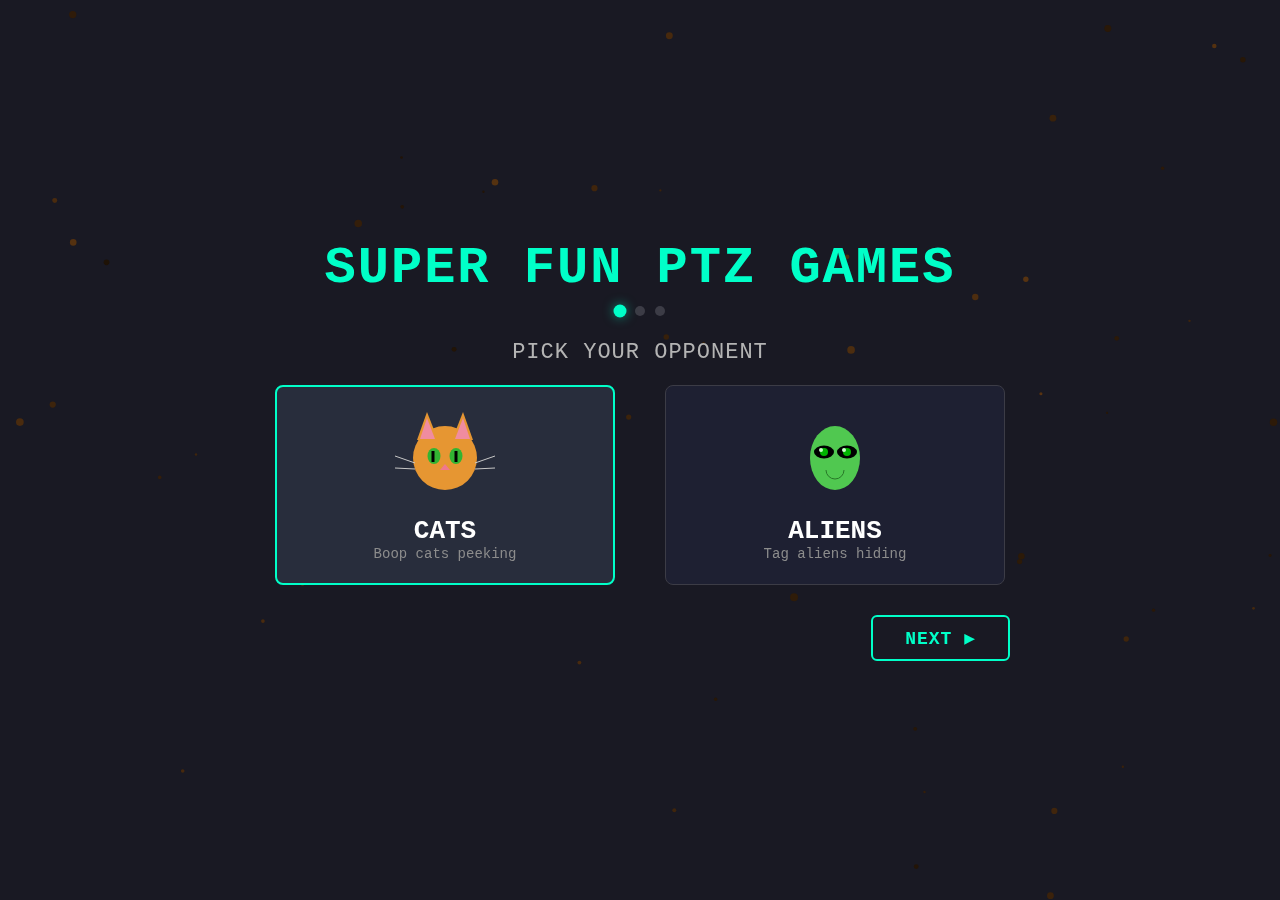
<file: index.html>
<!DOCTYPE html>
<html lang="en">
<head>
    <meta charset="UTF-8">
    <meta name="viewport" content="width=device-width, initial-scale=1.0, user-scalable=no">
    <title>Super Fun PTZ Games</title>
    <link rel="stylesheet" href="style.css">
</head>
<body>
    <!-- Start Screen -->
    <div id="start-screen">
        <canvas id="particle-canvas"></canvas>
        <div class="start-content">
            <h1 class="title">SUPER FUN PTZ GAMES</h1>

            <div class="step-dots">
                <span class="step-dot active"></span>
                <span class="step-dot"></span>
                <span class="step-dot"></span>
            </div>

            <div class="step-viewport">
                <div class="step-track">
                    <!-- Step 0: Pick your crew -->
                    <div class="step">
                        <p class="step-heading">Pick your opponent</p>
                        <div class="card-row">
                            <div class="theme-card selected" data-theme="cats" tabindex="0">
                                <canvas class="card-icon" width="120" height="100"></canvas>
                                <div class="card-title">CATS</div>
                                <div class="card-sub">Boop cats peeking</div>
                            </div>
                            <div class="theme-card" data-theme="aliens" tabindex="0">
                                <canvas class="card-icon" width="120" height="100"></canvas>
                                <div class="card-title">ALIENS</div>
                                <div class="card-sub">Tag aliens hiding</div>
                            </div>
                        </div>
                        <div class="step-nav">
                            <span></span>
                            <button class="step-btn" data-dir="next">NEXT &#9654;</button>
                        </div>
                    </div>

                    <!-- Step 1: Pick your mode -->
                    <div class="step">
                        <p class="step-heading">Game style</p>
                        <div class="card-row mode-row">
                            <div class="mode-card selected" data-mode="classic" tabindex="0">
                                <div class="mode-icon">&#127919;</div>
                                <div class="card-title">CLASSIC</div>
                                <div class="card-sub">10 shots, make them count</div>
                            </div>
                            <div class="mode-card" data-mode="timeAttack" tabindex="0">
                                <div class="mode-icon">&#9201;</div>
                                <div class="card-title">TIME ATTACK</div>
                                <div class="card-sub">60s, unlimited ammo</div>
                            </div>
                            <div class="mode-card" data-mode="survival" tabindex="0">
                                <div class="mode-icon">&#9889;</div>
                                <div class="card-title">SURVIVAL</div>
                                <div class="card-sub">Hit to earn ammo</div>
                            </div>
                        </div>
                        <div id="high-scores-display" class="high-scores"></div>
                        <div class="step-nav">
                            <button class="step-btn back-btn" data-dir="back">&#9664; BACK</button>
                            <button class="step-btn" data-dir="next">NEXT &#9654;</button>
                        </div>
                    </div>

                    <!-- Step 2: Ready? -->
                    <div class="step">
                        <p class="step-heading">Ready?</p>
                        <div class="source-row">
                            <label class="section-label">INPUT SOURCE:</label>
                            <div class="source-toggle">
                                <button class="source-btn selected" data-source="browser">Browser Camera</button>
                                <button class="source-btn" data-source="ip">IP Camera</button>
                            </div>
                        </div>
                        <div id="browser-camera-row" class="camera-row">
                            <label class="section-label" for="camera-select">CAMERA:</label>
                            <select id="camera-select"><option value="">Default camera</option></select>
                        </div>
                        <div id="ip-camera-row" class="camera-row" style="display:none;">
                            <label class="section-label" for="camera-ip">CAMERA IP:</label>
                            <input id="camera-ip" type="text" placeholder="192.168.1.100">
                        </div>
                        <p id="error-msg" class="error-msg"></p>
                        <div class="step-nav">
                            <button class="step-btn back-btn" data-dir="back">&#9664; BACK</button>
                            <button id="start-btn" class="step-btn start-btn-final">START</button>
                        </div>
                        <p class="hints">Enter: Start &bull; Arrows: Select &bull; Esc: Back &bull; Gamepad supported</p>
                    </div>
                </div>
            </div>
        </div>
    </div>

    <!-- Game Container (hidden until start) -->
    <div id="game-container" style="display:none;">
        <video id="camera-video" autoplay playsinline muted></video>
        <canvas id="snapshot-canvas" style="display:none;"></canvas>
        <canvas id="overlay"></canvas>
        <div id="ptz-banner" style="display:none;">No PTZ support detected &mdash; game works with manual aiming</div>
    </div>

    <!-- OpenCV.js — loads async in background for phaseCorrelate pan tracking -->
    <script>
        var opencvReady = false;
        function loadOpenCV() {
            var s = document.createElement('script');
            s.src = 'https://docs.opencv.org/4.9.0/opencv.js';
            s.async = true;
            s.onload = function () {
                console.log('OpenCV.js script loaded, waiting for WASM...');
                try {
                    // Some builds expose cv as a Promise
                    if (typeof cv !== 'undefined' && typeof cv.then === 'function') {
                        cv.then(function () {
                            opencvReady = true;
                            console.log('OpenCV.js ready (promise)');
                        });
                        return;
                    }
                    // Classic Emscripten callback
                    if (typeof cv !== 'undefined') {
                        cv['onRuntimeInitialized'] = function () {
                            opencvReady = true;
                            console.log('OpenCV.js ready (callback)');
                        };
                    }
                } catch (e) {}
                // Poll as last resort
                var attempts = 0;
                (function poll() {
                    if (opencvReady) return;
                    attempts++;
                    try {
                        if (typeof cv !== 'undefined' && typeof cv.Mat !== 'undefined') {
                            opencvReady = true;
                            console.log('OpenCV.js ready (poll, ' + attempts + ')');
                            return;
                        }
                    } catch (e) {}
                    if (attempts < 150) setTimeout(poll, 200);
                })();
            };
            s.onerror = function () { console.warn('OpenCV.js failed to load from CDN'); };
            document.head.appendChild(s);
        }
        window.addEventListener('load', loadOpenCV);
    </script>

    <!-- Scripts: order matters (no ES modules) -->
    <script src="js/namespace.js"></script>
    <script src="js/config.js"></script>
    <script src="js/animations.js"></script>
    <script src="js/audio.js"></script>
    <script src="js/high-scores.js"></script>
    <script src="js/edge-detector.js"></script>
    <script src="js/target-state.js"></script>
    <script src="js/game-state.js"></script>
    <script src="js/ptz-controller.js"></script>
    <script src="js/snapshot-source.js"></script>
    <script src="js/http-ptz-controller.js"></script>
    <script src="js/input-manager.js"></script>
    <script src="js/renderer.js"></script>
    <script src="js/start-screen.js"></script>
    <script src="js/main.js"></script>
</body>
</html>
</file>
<file: style.css>
* {
    margin: 0;
    padding: 0;
    box-sizing: border-box;
}

body {
    background: #191923;
    color: #fff;
    font-family: 'Consolas', 'Courier New', monospace;
    overflow: hidden;
    width: 100vw;
    height: 100vh;
}

/* -- Start Screen -- */
#start-screen {
    position: fixed;
    inset: 0;
    display: flex;
    align-items: center;
    justify-content: center;
    z-index: 100;
    transition: opacity 0.3s ease;
}

#start-screen.fade-out {
    opacity: 0;
    pointer-events: none;
}

#particle-canvas {
    position: absolute;
    inset: 0;
    width: 100%;
    height: 100%;
    pointer-events: none;
}

.start-content {
    position: relative;
    z-index: 1;
    text-align: center;
    max-width: 800px;
    padding: 20px;
}

.title {
    font-size: 52px;
    color: #00ffc8;
    margin-bottom: 8px;
    letter-spacing: 2px;
}

/* -- Step Wizard -- */
.step-dots {
    display: flex;
    justify-content: center;
    gap: 10px;
    margin-bottom: 24px;
}

.step-dot {
    width: 10px;
    height: 10px;
    border-radius: 50%;
    background: #3c3c46;
    transition: background 0.3s, transform 0.3s, box-shadow 0.3s;
}

.step-dot.active {
    background: #00ffc8;
    transform: scale(1.3);
    box-shadow: 0 0 8px #00ffc880;
}

.step-viewport {
    overflow: hidden;
    width: 100%;
    max-width: 800px;
}

.step-track {
    display: flex;
    transition: transform 0.4s cubic-bezier(0.4, 0, 0.2, 1);
}

.step {
    min-width: 100%;
    flex-shrink: 0;
    padding: 0 10px;
}

.step-heading {
    font-size: 22px;
    color: #b4b4b4;
    text-align: center;
    margin-bottom: 20px;
    letter-spacing: 1px;
    text-transform: uppercase;
}

.step-nav {
    display: flex;
    justify-content: space-between;
    align-items: center;
    margin-top: 24px;
}

.step-btn {
    font-family: inherit;
    font-size: 18px;
    font-weight: bold;
    padding: 10px 32px;
    border: 2px solid #00ffc8;
    border-radius: 6px;
    background: transparent;
    color: #00ffc8;
    cursor: pointer;
    letter-spacing: 1px;
    transition: background 0.15s, color 0.15s;
}

.step-btn:hover {
    background: #00ffc8;
    color: #191923;
}

.back-btn {
    border-color: #5a5a6e;
    color: #8c8c8c;
}

.back-btn:hover {
    background: #5a5a6e;
    color: #fff;
}

.start-btn-final {
    font-size: 22px;
    padding: 12px 50px;
    letter-spacing: 2px;
}

.section-label {
    font-size: 20px;
    color: #b4b4b4;
    text-align: left;
    margin-bottom: 12px;
}

/* -- Theme Cards -- */
.card-row {
    display: flex;
    gap: 50px;
    justify-content: center;
    margin-bottom: 30px;
}

.theme-card {
    width: 340px;
    height: 200px;
    background: #1e2032;
    border: 1px solid #3c3c46;
    border-radius: 8px;
    cursor: pointer;
    display: flex;
    flex-direction: column;
    align-items: center;
    justify-content: center;
    transition: border-color 0.15s, background 0.15s;
    outline: none;
}

.theme-card:hover,
.theme-card:focus {
    border-color: #00ffc8;
    background: #282d3c;
}

.theme-card.selected {
    border: 2px solid #00ffc8;
    background: #282d3c;
}

.card-icon {
    margin-bottom: 8px;
}

.card-title {
    font-size: 26px;
    font-weight: bold;
}

.card-sub {
    font-size: 14px;
    color: #8c8c8c;
}

/* -- Mode Cards -- */
.mode-row {
    gap: 20px;
}

.mode-card {
    width: 200px;
    height: 130px;
    background: #1e2032;
    border: 1px solid #3c3c46;
    border-radius: 8px;
    cursor: pointer;
    display: flex;
    flex-direction: column;
    align-items: center;
    justify-content: center;
    transition: border-color 0.15s, background 0.15s;
    outline: none;
}

.mode-card:hover,
.mode-card:focus {
    border-color: #00ffc8;
    background: #282d3c;
}

.mode-card.selected {
    border: 2px solid #00ffc8;
    background: #282d3c;
}

.mode-icon {
    font-size: 32px;
    margin-bottom: 4px;
}

.mode-card .card-title {
    font-size: 16px;
}

.mode-card .card-sub {
    font-size: 12px;
}

/* -- Source Toggle -- */
.source-row {
    display: flex;
    align-items: center;
    gap: 12px;
    margin-bottom: 16px;
}

.source-row .section-label {
    margin-bottom: 0;
    white-space: nowrap;
}

.source-toggle {
    display: flex;
    border: 1px solid #3c3c46;
    border-radius: 4px;
    overflow: hidden;
}

.source-btn {
    font-family: inherit;
    font-size: 14px;
    padding: 8px 18px;
    background: #23273a;
    color: #8c8c8c;
    border: none;
    cursor: pointer;
    transition: background 0.15s, color 0.15s;
}

.source-btn + .source-btn {
    border-left: 1px solid #3c3c46;
}

.source-btn:hover {
    color: #ddd;
}

.source-btn.selected {
    background: #00ffc8;
    color: #191923;
    font-weight: bold;
}

/* -- Camera Selector -- */
.camera-row {
    display: flex;
    align-items: center;
    gap: 12px;
    margin-bottom: 20px;
}

.camera-row .section-label {
    margin-bottom: 0;
    white-space: nowrap;
}

#camera-select {
    flex: 1;
    font-family: inherit;
    font-size: 16px;
    padding: 8px 12px;
    background: #23273a;
    color: #ddd;
    border: 1px solid #3c3c46;
    border-radius: 4px;
    outline: none;
    cursor: pointer;
}

#camera-select:focus {
    border-color: #00ffc8;
}

#camera-ip {
    flex: 1;
    font-family: inherit;
    font-size: 16px;
    padding: 8px 12px;
    background: #23273a;
    color: #ddd;
    border: 1px solid #3c3c46;
    border-radius: 4px;
    outline: none;
}

#camera-ip:focus {
    border-color: #00ffc8;
}

/* -- Snapshot Canvas (IP camera display) -- */
#snapshot-canvas {
    position: absolute;
    top: 50%;
    left: 50%;
    transform: translate(-50%, -50%);
}

/* -- High Scores -- */
.high-scores {
    font-size: 13px;
    color: #8c8c8c;
    margin-bottom: 16px;
    min-height: 20px;
}

.high-scores .hs-title {
    color: #b4b4b4;
    font-weight: bold;
    margin-bottom: 4px;
}

/* -- Start Button (inside step-nav) -- */
#start-btn:hover {
    background: #00ffc8;
    color: #191923;
}

.error-msg {
    color: #ff5050;
    font-size: 14px;
    min-height: 20px;
}

.hints {
    font-size: 14px;
    color: #646464;
    margin-top: 8px;
}

/* -- Game Container -- */
#game-container {
    position: fixed;
    inset: 0;
    background: #000;
    display: flex;
    align-items: center;
    justify-content: center;
}

#camera-video {
    position: absolute;
    top: 50%;
    left: 50%;
    transform: translate(-50%, -50%);
}

#overlay {
    position: absolute;
    top: 50%;
    left: 50%;
    transform: translate(-50%, -50%);
    pointer-events: none;
    touch-action: none;
}

#ptz-banner {
    position: absolute;
    top: 10px;
    left: 50%;
    transform: translateX(-50%);
    background: rgba(0,0,0,0.7);
    color: #ffcc00;
    padding: 6px 18px;
    border-radius: 4px;
    font-size: 13px;
    z-index: 10;
    pointer-events: none;
}
</file>
